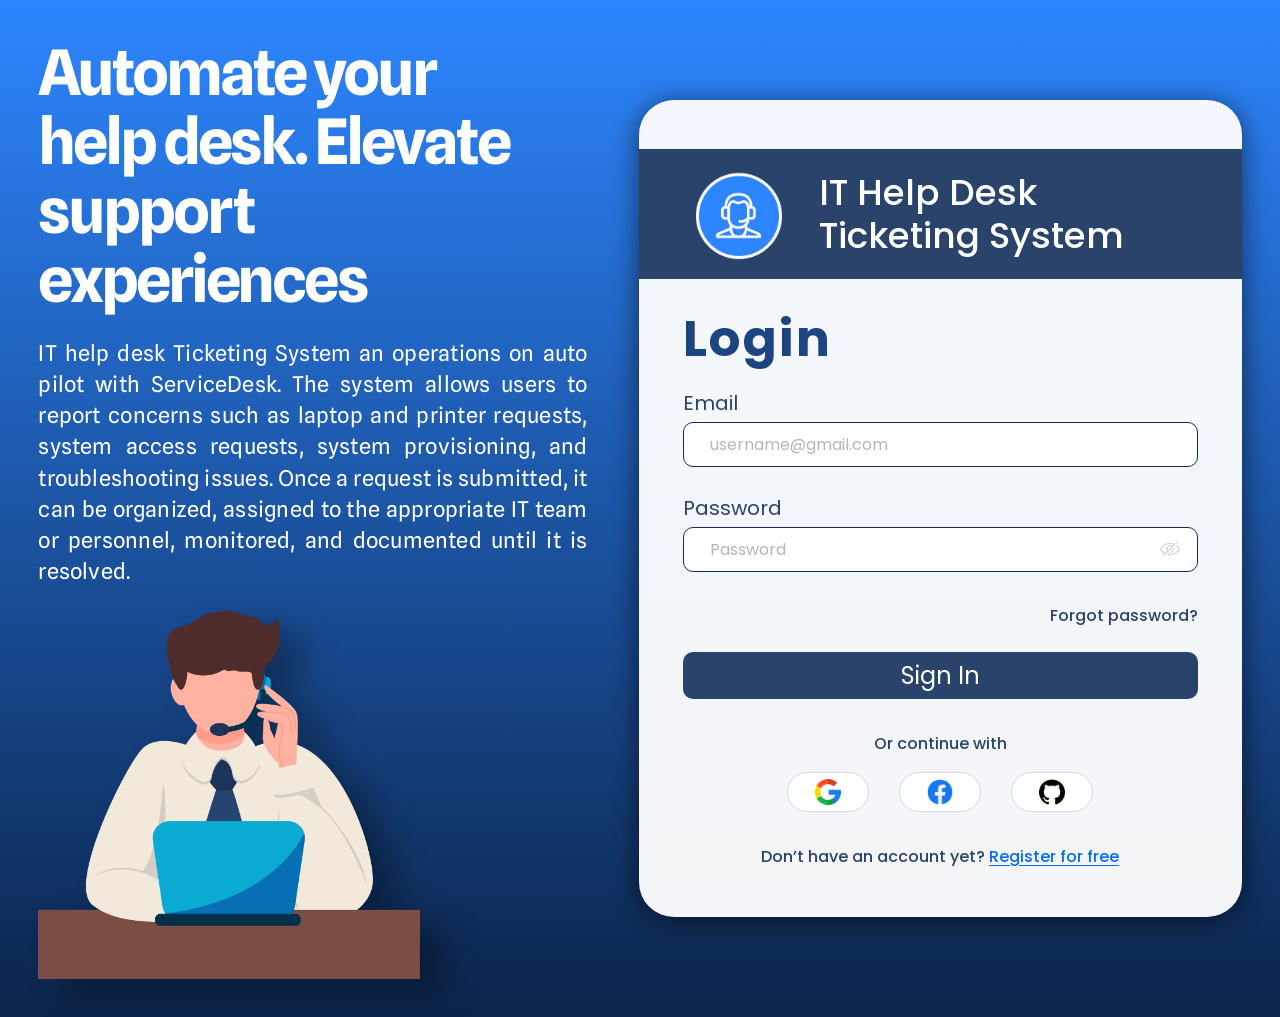
<file: index.html>
<!DOCTYPE html>
<html lang="en">
<head>
  <meta charset="UTF-8">
  <meta name="viewport" content="width=device-width, initial-scale=1.0">
  <title>Login | IT Help Desk Ticketing System</title>

  <!-- Fonts used by the design (Figma only exports their names, it doesn't load them) -->
  <link rel="preconnect" href="https://fonts.googleapis.com">
  <link rel="preconnect" href="https://fonts.gstatic.com" crossorigin>
  <link href="https://fonts.googleapis.com/css2?family=Poppins:wght@400;500;700&family=Spline+Sans:wght@400;700&display=swap" rel="stylesheet">

  <!-- Variables first, then the styles that use them -->
  <link rel="stylesheet" href="varss.css">
  <link rel="stylesheet" href="style.css">
</head>
<body>
  <main class="login">

    <!-- Left side: tagline, description, illustration -->
    <section class="hero">
      <h1 class="hero-title">
        Automate your<br>
        help desk. Elevate support experiences
      </h1>
      <p class="hero-text">
        IT help desk Ticketing System an operations on auto pilot with
        ServiceDesk. The system allows users to report concerns such as laptop
        and printer requests, system access requests, system provisioning, and
        troubleshooting issues. Once a request is submitted, it can be
        organized, assigned to the appropriate IT team or personnel, monitored,
        and documented until it is resolved.
      </p>
      <img class="hero-image" src="maleworker.png" alt="Male IT support worker">
    </section>

    <!-- Right side: login card -->
    <section class="login-card" aria-labelledby="login-title">
      <header class="brand">
        <img class="brand-logo" src="Icons/Logotech.png" alt="Techuser Logo">
        <p class="brand-name">
          IT Help Desk<br>
          Ticketing System
        </p>
      </header>

      <div class="card-body">
        <form class="login-form" id="loginForm" novalidate>
          <h2 class="login-title" id="login-title">Login</h2>

          <div class="field">
            <label for="email">Email</label>
            <input
              type="email"
              id="email"
              name="email"
              placeholder="username@gmail.com"
              autocomplete="email"
              aria-describedby="emailError"
              required>
            <p class="field-error" id="emailError" role="alert"></p>
          </div>

          <div class="field">
            <label for="password">Password</label>
            <div class="password-wrap">
              <input
                type="password"
                id="password"
                name="password"
                placeholder="Password"
                autocomplete="current-password"
                aria-describedby="passwordError"
                required>
              <button
                type="button"
                class="toggle-password"
                aria-label="Show password"
                aria-pressed="false">
                <img src="Icons\passwordhidden.png" alt="Hide password">
              </button>
            </div>
            <p class="field-error" id="passwordError" role="alert"></p>
          </div>

          <a class="forgot-link" href="forgot-password.html">Forgot password?</a>

          <button type="submit" class="btn-signin">Sign In</button>
        </form>

        <p class="divider">Or continue with</p>

        <div class="social">
          <button type="button" class="social-btn" aria-label="Continue with Google">
            <img src="google.png" alt="Google">
          </button>
          <button type="button" class="social-btn" aria-label="Continue with Facebook">
            <img src="fb.png" alt="Facebook">
          </button>
          <button type="button" class="social-btn" aria-label="Continue with GitHub">
            <img src="github.png" alt="GitHub">
          </button>
        </div>

        <p class="register">
          Don’t have an account yet?
          <a href="register.html">Register for free</a>
        </p>
      </div>
    </section>

  </main>

  <script src="login.js"></script>
</body>
</html>
</file>
<file: varss.css>
/* Design tokens (from Figma, tidied). Load this BEFORE style.css. */
:root,
[data-variable-collection-mode="mode-1"] {
  /* Figma variables (mode-1) */
  --color: #7f99bd;
  --background-for-website: #ebebeb;

  /* Brand palette used by style.css */
  --blue-top: #2d86ff;       /* page gradient, top */
  --blue-bottom: #0b244a;    /* page gradient, bottom */
  --navy: #29436a;           /* brand band, buttons, labels */
  --navy-dark: #1d4582;      /* "Login" title, button hover */
  --border-navy: #102d59;    /* input borders */
  --blue-link: #006cff;      /* "Register for free" */
  --placeholder: #b6b6b6;
  --social-border: #d3dbe8;
  --error: #c62828;

  /* Fonts (loaded from Google Fonts in login.html) */
  --font-display: "Spline Sans", sans-serif;
  --font-body: "Poppins", sans-serif;
}
</file>
<file: style.css>
/* ==========================================================
   IT Help Desk Ticketing System: Login page
   Requires varss.css to be loaded first.
   ========================================================== */

*,
*::before,
*::after {
  box-sizing: border-box;
}

html {
  -webkit-text-size-adjust: 100%;
}

body {
  margin: 0;
  font-family: var(--font-body);
  color: var(--navy);
  background: var(--background-for-website);
}

img {
  display: block;
  max-width: 100%;
}

:focus-visible {
  outline: 3px solid var(--blue-top);
  outline-offset: 2px;
}

/* ---------- Page layout ---------- */

.login {
  min-height: 100vh;
  min-height: 100dvh;
  display: grid;
  grid-template-columns: minmax(0, 1fr) minmax(0, 603px);
  gap: clamp(24px, 4vw, 64px);
  align-items: center;
  padding: clamp(16px, 3vw, 43px);
  background: linear-gradient(180deg, var(--blue-top) 0%, var(--blue-bottom) 100%);
}

/* ---------- Left side ---------- */

.hero {
  align-self: stretch;
  display: flex;
  flex-direction: column;
  gap: 24px;
  color: #ffffff;
}

.hero-title {
  margin: 0;
  max-width: 773px;
  font-family: var(--font-display);
  font-size: clamp(2.25rem, 4.9vw, 4.375rem);
  font-weight: 700;
  line-height: 1.1;
  letter-spacing: -0.05em;
}

.hero-text {
  margin: 0;
  max-width: 747px;
  font-family: var(--font-display);
  font-size: clamp(1rem, 1.7vw, 1.75rem);
  font-weight: 400;
  line-height: 1.427;
  letter-spacing: 0.01em;
  text-align: justify; /* "justified" is not a valid value */
}

.hero-image {
  width: min(100%, 382px);
  height: auto;
  aspect-ratio: 382 / 367.92;
  margin-top: auto;
  object-fit: cover;
  filter: drop-shadow(25px 13px 16px rgba(0, 0, 0, 0.31));
}

/* ---------- Login card ---------- */

.login-card {
  width: 100%;
  padding: clamp(24px, 4vw, 49px) 0 clamp(32px, 4vw, 48px);
  background: rgba(255, 255, 255, 0.95);
  border-radius: 35px;
  box-shadow: 0 4px 24.6px 3px rgba(0, 0, 0, 0.46);
  overflow: hidden;
}

.brand {
  display: flex;
  align-items: center;
  gap: 30px;
  padding: 16px 20px 16px 50px;
  background: var(--navy);
}

.brand-logo {
  flex-shrink: 0;
  width: clamp(64px, 12vw, 100px);
  height: auto;
}

.brand-name {
  margin: 0;
  color: #ffffff;
  font-size: clamp(1.25rem, 3.2vw, 2.25rem);
  font-weight: 500;
  line-height: 1.2;
}

.card-body {
  padding: 30px clamp(20px, 4vw, 44px) 0;
}

.login-title {
  margin: 0 0 20px;
  color: var(--navy-dark);
  font-size: clamp(2rem, 6vw, 3.125rem);
  font-weight: 700;
  letter-spacing: 0.05em;
  line-height: 1.2;
}

/* ---------- Form ---------- */

.login-form {
  display: flex;
  flex-direction: column;
}

.field {
  display: flex;
  flex-direction: column;
  gap: 5px;
}

.field label {
  font-size: 1.25rem;
  font-weight: 400;
  line-height: 1.4;
}

.field input {
  width: 100%;
  height: 45px;
  padding: 0 26px;
  font: 400 1rem var(--font-body);
  color: var(--navy);
  background: #ffffff;
  border: 1px solid var(--border-navy);
  border-radius: 10px;
}

.field input::placeholder {
  color: var(--placeholder);
  opacity: 1;
}

.field input:focus {
  border-color: var(--blue-link);
}

.field input[aria-invalid="true"] {
  border-color: var(--error);
}

/* Reserved height so the layout doesn't jump when an error appears */
.field-error {
  min-height: 1.25rem;
  margin: 2px 0 0;
  color: var(--error);
  font-size: 0.875rem;
  line-height: 1.25rem;
}

.password-wrap {
  position: relative;
}

.password-wrap input {
  padding-right: 56px;
}

.toggle-password {
  position: absolute;
  top: 50%;
  right: 12px;
  transform: translateY(-50%);
  display: grid;
  place-items: center;
  width: 32px;
  height: 32px;
  padding: 0;
  background: none;
  border: 0;
  border-radius: 6px;
  cursor: pointer;
  opacity: 0.6;
}

.toggle-password[aria-pressed="true"],
.toggle-password:hover {
  opacity: 1;
}

.toggle-password img {
  width: 20px;
  height: 20px;
  object-fit: cover;
}

.forgot-link {
  align-self: flex-end;
  margin-top: 4px;
  font-size: 1rem;
  font-weight: 500;
  color: var(--navy);
  text-decoration: none;
}

.forgot-link:hover {
  text-decoration: underline;
}

.btn-signin {
  width: 100%;
  height: 47px;
  margin-top: 24px;
  font: 400 1.5rem var(--font-body);
  color: #ffffff;
  background: var(--navy);
  border: 0;
  border-radius: 10px;
  cursor: pointer;
  transition: background-color 0.15s;
}

.btn-signin:hover {
  background: var(--navy-dark);
}

/* ---------- Social sign-in ---------- */

.divider {
  margin: 32px 0 16px;
  text-align: center;
  font-size: 1rem;
  font-weight: 500;
}

.social {
  display: flex;
  justify-content: center;
  gap: 30px;
}

/* The original white-on-white pills were invisible, so they get a border */
.social-btn {
  display: grid;
  place-items: center;
  padding: 6px 27px;
  background: #ffffff;
  border: 1px solid var(--social-border);
  border-radius: 30px;
  cursor: pointer;
  transition: box-shadow 0.15s;
}

.social-btn:hover {
  box-shadow: 0 2px 8px rgba(16, 45, 89, 0.2);
}

.social-btn img {
  width: 26px;
  height: 26px;
  object-fit: contain;
}

.register {
  margin: 32px 0 0;
  text-align: center;
  font-size: 1rem;
  font-weight: 500;
}

.register a {
  color: var(--blue-link);
  text-decoration: underline;
  text-underline-offset: 3px;
}

/* ---------- Tablet and mobile ---------- */

@media (max-width: 960px) {
  .login {
    grid-template-columns: minmax(0, 603px);
    justify-content: center;
  }

  /* Show the form first on small screens */
  .login-card {
    order: -1;
  }

  .hero-image {
    display: none;
  }

  .hero-text {
    text-align: left;
  }
}

@media (max-width: 480px) {
  .social {
    gap: 16px;
  }

  .social-btn {
    padding: 6px 20px;
  }

  .btn-signin {
    font-size: 1.25rem;
  }
}

@media (prefers-reduced-motion: reduce) {
  * {
    transition: none !important;
  }
}
</file>
